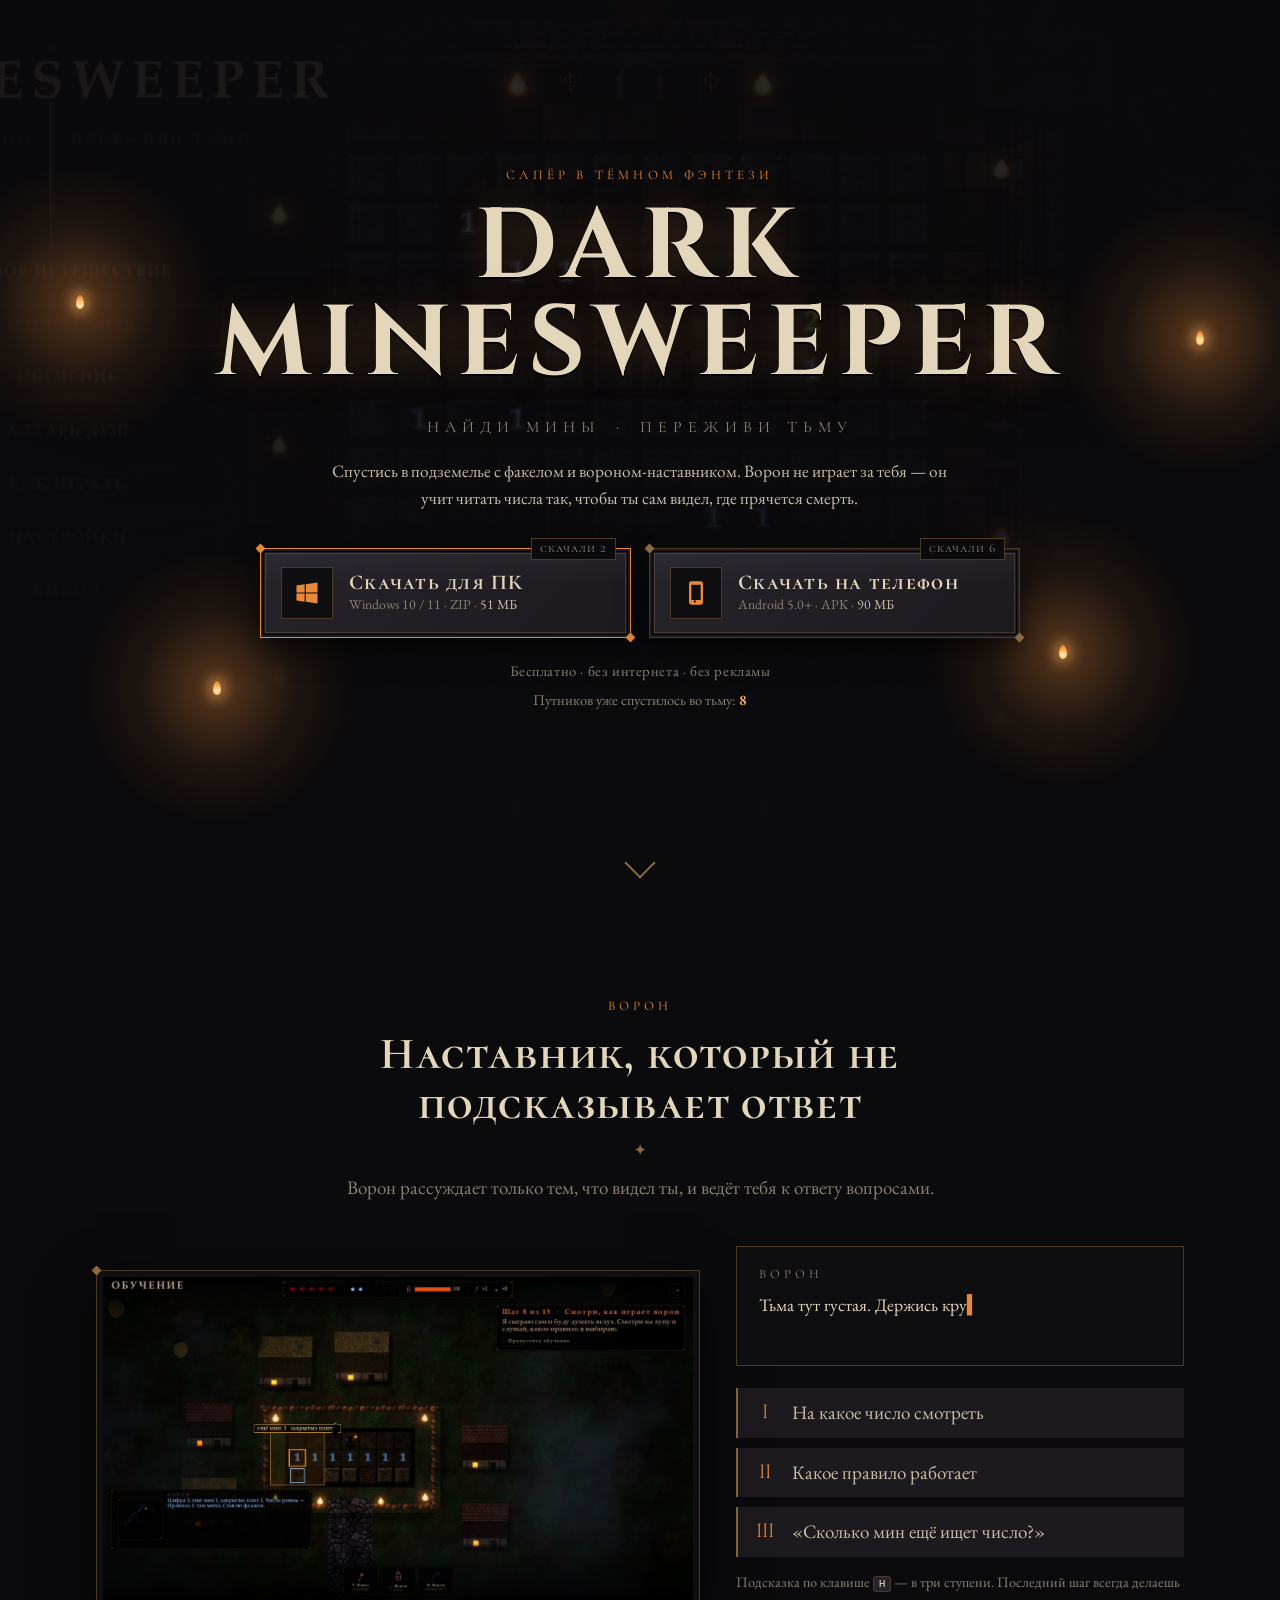
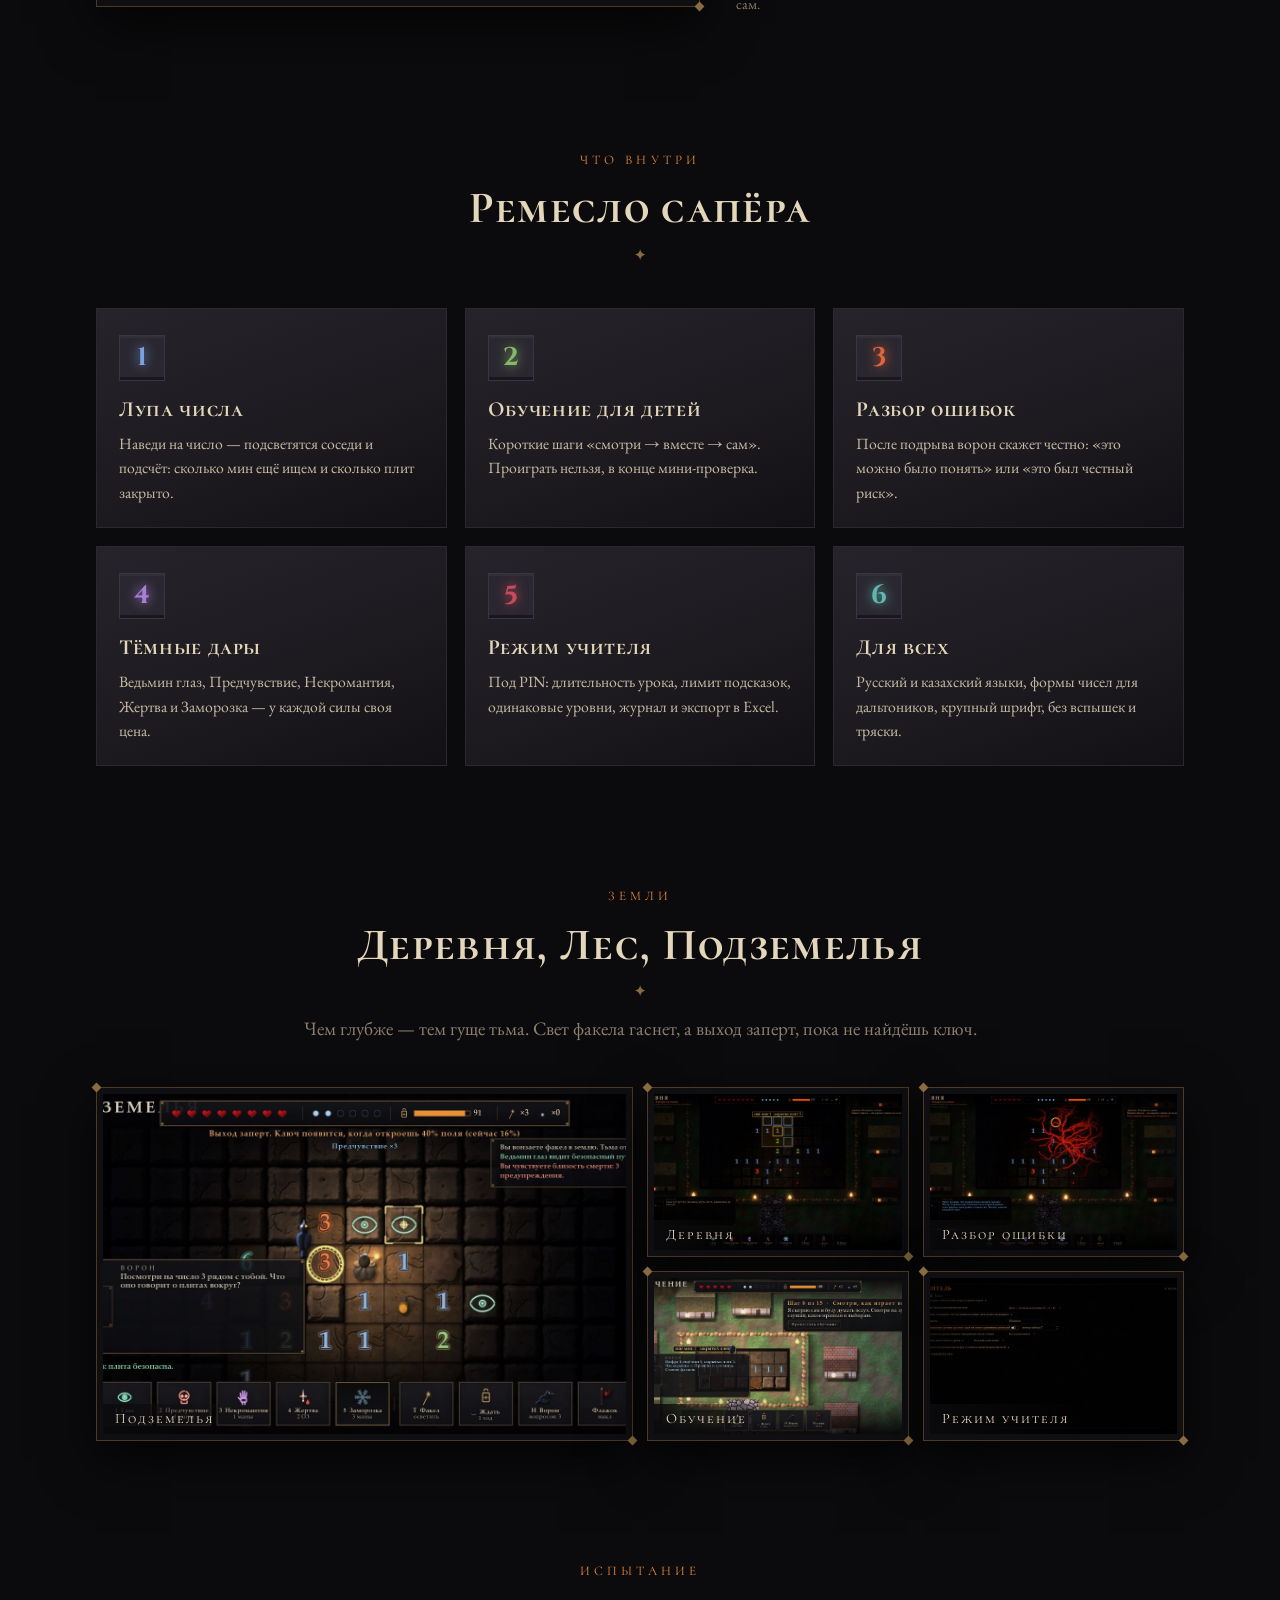
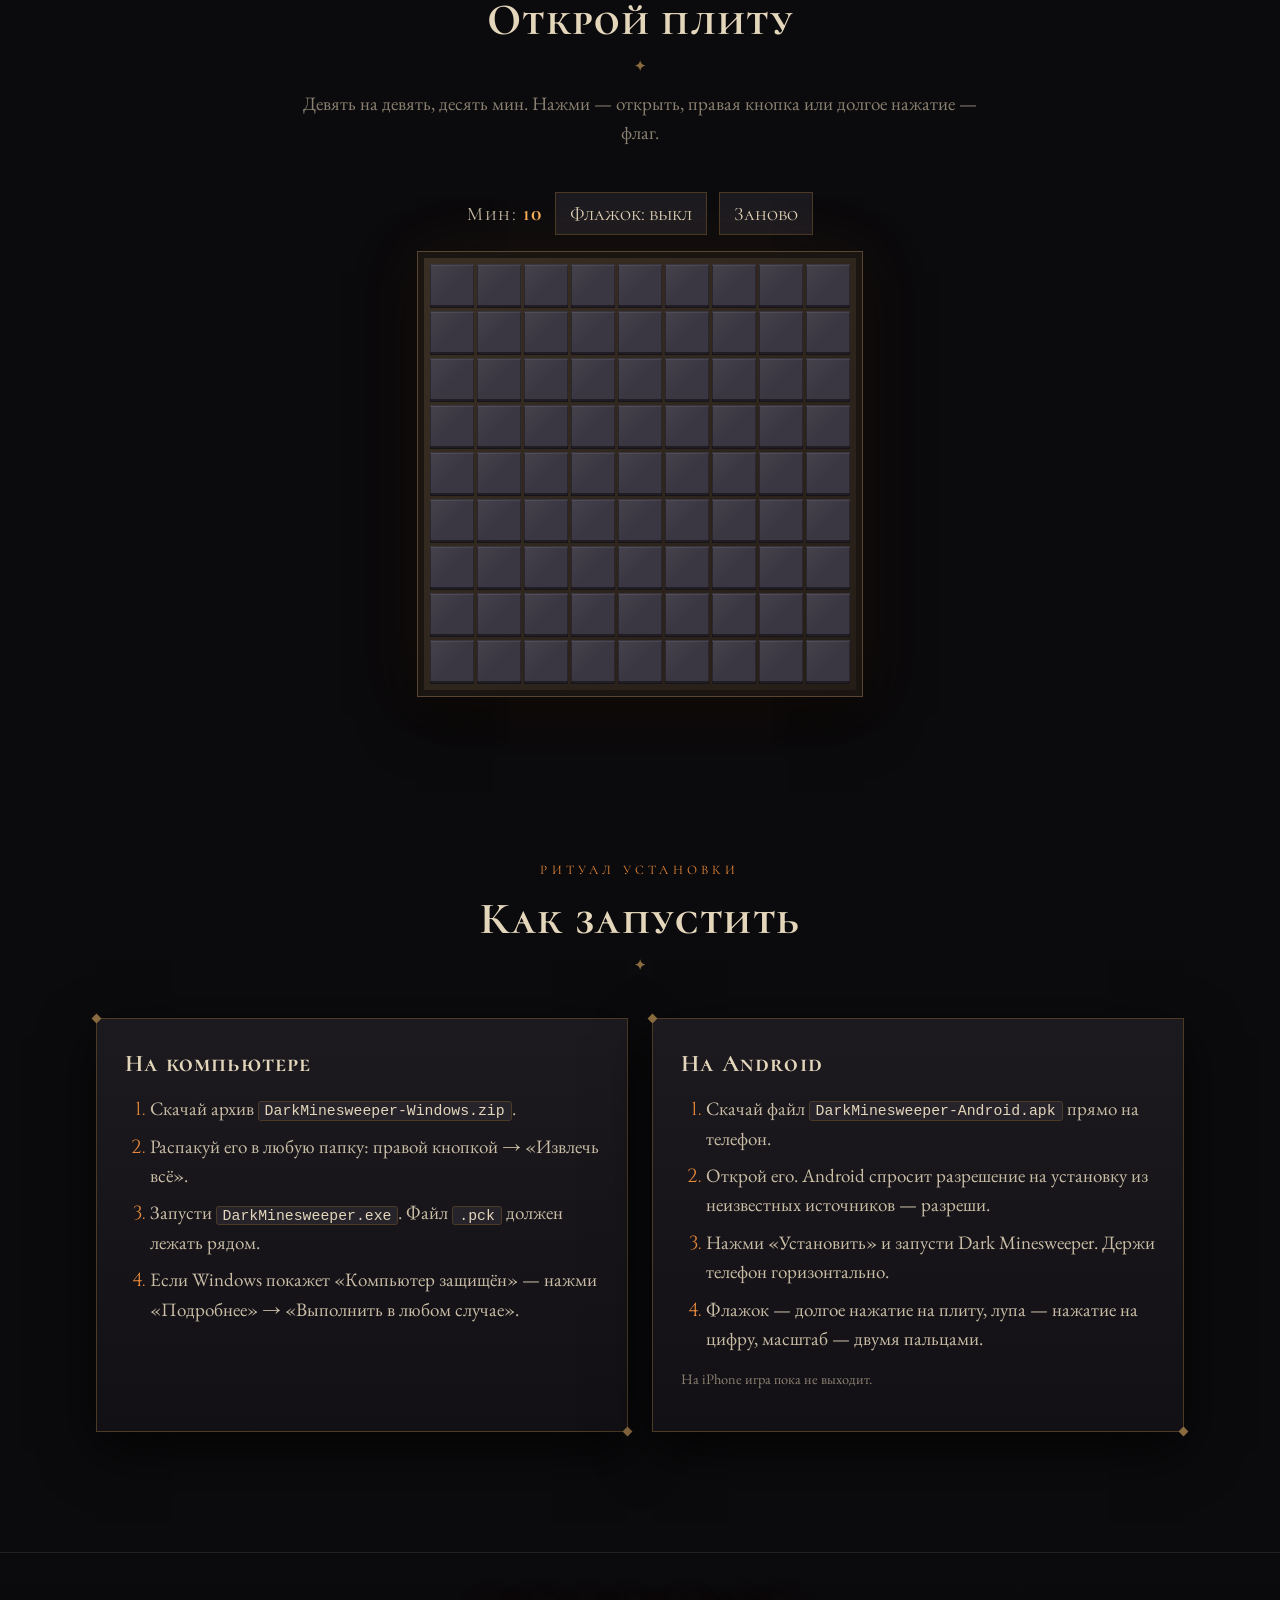
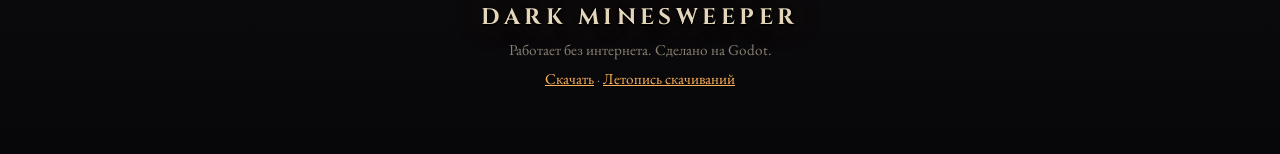
<file: index.html>
<!doctype html>
<html lang="ru">
<head>
<meta charset="utf-8">
<meta name="viewport" content="width=device-width,initial-scale=1">
<title>Dark Minesweeper — скачать игру</title>
<meta name="description" content="Dark Minesweeper — сапёр в тёмном фэнтези, где ворон учит рассуждать по числам. Скачать для Windows и Android.">
<meta property="og:title" content="Dark Minesweeper">
<meta property="og:description" content="Найди мины · Переживи тьму. Скачать для ПК и телефона.">
<meta property="og:image" content="img/title.jpg">
<meta name="theme-color" content="#0b0a0c">
<link rel="icon" href="data:image/svg+xml,%3Csvg xmlns='http://www.w3.org/2000/svg' viewBox='0 0 32 32'%3E%3Crect width='32' height='32' rx='4' fill='%231c1a1f'/%3E%3Ctext x='16' y='23' font-family='serif' font-size='20' text-anchor='middle' fill='%23e8893a'%3E%E2%9C%A6%3C/text%3E%3C/svg%3E">
<link rel="preconnect" href="https://fonts.googleapis.com">
<link rel="preconnect" href="https://fonts.gstatic.com" crossorigin>
<link href="https://fonts.googleapis.com/css2?family=Cinzel:wght@500;700&family=Cormorant+SC:wght@500;700&family=EB+Garamond:ital,wght@0,400;0,600;1,400&display=swap" rel="stylesheet">
<link rel="stylesheet" href="style.css">
</head>
<body>

<header class="hero">
  <div class="hero-bg" aria-hidden="true"></div>
  <span class="torch t1" aria-hidden="true"></span>
  <span class="torch t2" aria-hidden="true"></span>
  <span class="torch t3" aria-hidden="true"></span>
  <span class="torch t4" aria-hidden="true"></span>
  <div class="embers" aria-hidden="true"></div>

  <div class="hero-inner">
    <p class="eyebrow">Сапёр в тёмном фэнтези</p>
    <h1 class="logo">Dark<br>Minesweeper</h1>
    <p class="tagline">Найди мины <span>·</span> Переживи тьму</p>
    <p class="lead">Спустись в подземелье с факелом и вороном-наставником. Ворон не играет за тебя — он учит читать числа так, чтобы ты сам видел, где прячется смерть.</p>

    <div class="downloads" id="download">
      <a class="plate" data-platform="pc" href="#" rel="nofollow">
        <span class="plate-icon" aria-hidden="true">
          <svg viewBox="0 0 24 24"><path d="M3 5.5 10 4.5v7H3zM11 4.4 21 3v8.5H11zM3 12.5h7v7l-7-1zM11 12.5h10V21l-10-1.4z"/></svg>
        </span>
        <span class="plate-text">
          <span class="plate-title">Скачать для ПК</span>
          <span class="plate-meta">Windows 10 / 11 · ZIP · <b data-size="pc"></b></span>
        </span>
        <span class="plate-count" data-count="pc" title="Сколько раз скачали"></span>
      </a>
      <a class="plate" data-platform="android" href="#" rel="nofollow">
        <span class="plate-icon" aria-hidden="true">
          <svg viewBox="0 0 24 24"><path fill-rule="evenodd" d="M8 2h8a2 2 0 0 1 2 2v16a2 2 0 0 1-2 2H8a2 2 0 0 1-2-2V4a2 2 0 0 1 2-2zm0 3v13h8V5zm4 14.2a1 1 0 1 0 0 .01z"/></svg>
        </span>
        <span class="plate-text">
          <span class="plate-title">Скачать на телефон</span>
          <span class="plate-meta">Android 5.0+ · APK · <b data-size="android"></b></span>
        </span>
        <span class="plate-count" data-count="android" title="Сколько раз скачали"></span>
      </a>
    </div>
    <p class="note" id="platform-note">Бесплатно · без интернета · без рекламы</p>
    <p class="total" id="total-line" hidden>Путников уже спустилось во тьму: <b id="total-count">0</b></p>
  </div>
  <a class="scroll-cue" href="#raven" aria-label="Листать вниз"></a>
</header>

<main>

  <section class="section" id="raven">
    <div class="section-head">
      <p class="eyebrow">Ворон</p>
      <h2>Наставник, который не подсказывает ответ</h2>
      <p class="sub">Ворон рассуждает только тем, что видел ты, и ведёт тебя к ответу вопросами.</p>
    </div>
    <div class="raven-grid">
      <figure class="frame shot" data-full="img/raven.jpg">
        <img src="img/raven.jpg" alt="Обучение: ворон играет сам и думает вслух" loading="lazy">
      </figure>
      <div class="raven-dialog">
        <div class="dialog-box">
          <p class="speaker">Ворон</p>
          <p class="line" id="raven-line">Тьма тут густая. Держись круга света, и доживём до выхода.</p>
        </div>
        <ul class="rungs">
          <li><span>I</span>На какое число смотреть</li>
          <li><span>II</span>Какое правило работает</li>
          <li><span>III</span>«Сколько мин ещё ищет число?»</li>
        </ul>
        <p class="small">Подсказка по клавише <kbd>H</kbd> — в три ступени. Последний шаг всегда делаешь сам.</p>
      </div>
    </div>
  </section>

  <section class="section">
    <div class="section-head">
      <p class="eyebrow">Что внутри</p>
      <h2>Ремесло сапёра</h2>
    </div>
    <div class="features">
      <article class="feat"><span class="rune n1">1</span><h3>Лупа числа</h3><p>Наведи на число — подсветятся соседи и подсчёт: сколько мин ещё ищем и сколько плит закрыто.</p></article>
      <article class="feat"><span class="rune n2">2</span><h3>Обучение для детей</h3><p>Короткие шаги «смотри → вместе → сам». Проиграть нельзя, в конце мини-проверка.</p></article>
      <article class="feat"><span class="rune n3">3</span><h3>Разбор ошибок</h3><p>После подрыва ворон скажет честно: «это можно было понять» или «это был честный риск».</p></article>
      <article class="feat"><span class="rune n4">4</span><h3>Тёмные дары</h3><p>Ведьмин глаз, Предчувствие, Некромантия, Жертва и Заморозка — у каждой силы своя цена.</p></article>
      <article class="feat"><span class="rune n5">5</span><h3>Режим учителя</h3><p>Под PIN: длительность урока, лимит подсказок, одинаковые уровни, журнал и экспорт в Excel.</p></article>
      <article class="feat"><span class="rune n6">6</span><h3>Для всех</h3><p>Русский и казахский языки, формы чисел для дальтоников, крупный шрифт, без вспышек и тряски.</p></article>
    </div>
  </section>

  <section class="section">
    <div class="section-head">
      <p class="eyebrow">Земли</p>
      <h2>Деревня, Лес, Подземелья</h2>
      <p class="sub">Чем глубже — тем гуще тьма. Свет факела гаснет, а выход заперт, пока не найдёшь ключ.</p>
    </div>
    <div class="gallery">
      <figure class="frame shot wide" data-full="img/dungeon.jpg"><img src="img/dungeon.jpg" alt="Подземелья: ведьмин глаз и ворон" loading="lazy"><figcaption>Подземелья</figcaption></figure>
      <figure class="frame shot" data-full="img/village.jpg"><img src="img/village.jpg" alt="Деревня: лупа числа" loading="lazy"><figcaption>Деревня</figcaption></figure>
      <figure class="frame shot" data-full="img/mistake.jpg"><img src="img/mistake.jpg" alt="Разбор ошибки" loading="lazy"><figcaption>Разбор ошибки</figcaption></figure>
      <figure class="frame shot" data-full="img/tutorial.jpg"><img src="img/tutorial.jpg" alt="Обучение" loading="lazy"><figcaption>Обучение</figcaption></figure>
      <figure class="frame shot" data-full="img/teacher.jpg"><img src="img/teacher.jpg" alt="Режим учителя" loading="lazy"><figcaption>Режим учителя</figcaption></figure>
    </div>
  </section>

  <section class="section trial">
    <div class="section-head">
      <p class="eyebrow">Испытание</p>
      <h2>Открой плиту</h2>
      <p class="sub">Девять на девять, десять мин. Нажми — открыть, правая кнопка или долгое нажатие — флаг.</p>
    </div>
    <div class="board-wrap">
      <div class="board-hud">
        <span>Мин: <b id="mines-left">10</b></span>
        <button type="button" id="flag-mode" class="hud-btn" aria-pressed="false">Флажок: выкл</button>
        <button type="button" id="restart" class="hud-btn">Заново</button>
      </div>
      <div class="board" id="board" role="grid" aria-label="Мини-сапёр"></div>
      <p class="board-msg" id="board-msg">&nbsp;</p>
    </div>
  </section>

  <section class="section" id="install">
    <div class="section-head">
      <p class="eyebrow">Ритуал установки</p>
      <h2>Как запустить</h2>
    </div>
    <div class="install">
      <div class="frame scroll">
        <h3>На компьютере</h3>
        <ol>
          <li>Скачай архив <code data-file="pc"></code>.</li>
          <li>Распакуй его в любую папку: правой кнопкой → «Извлечь всё».</li>
          <li>Запусти <code>DarkMinesweeper.exe</code>. Файл <code>.pck</code> должен лежать рядом.</li>
          <li>Если Windows покажет «Компьютер защищён» — нажми «Подробнее» → «Выполнить в любом случае».</li>
        </ol>
      </div>
      <div class="frame scroll">
        <h3>На Android</h3>
        <ol>
          <li>Скачай файл <code data-file="android"></code> прямо на телефон.</li>
          <li>Открой его. Android спросит разрешение на установку из неизвестных источников — разреши.</li>
          <li>Нажми «Установить» и запусти Dark Minesweeper. Держи телефон горизонтально.</li>
          <li>Флажок — долгое нажатие на плиту, лупа — нажатие на цифру, масштаб — двумя пальцами.</li>
        </ol>
        <p class="small">На iPhone игра пока не выходит.</p>
      </div>
    </div>
  </section>

</main>

<footer class="footer">
  <p class="logo small-logo">Dark Minesweeper</p>
  <p>Работает без интернета. Сделано на Godot.</p>
  <p><a href="#download">Скачать</a> · <a href="stats.html">Летопись скачиваний</a></p>
</footer>

<div class="lightbox" id="lightbox" hidden>
  <button type="button" class="lb-close" aria-label="Закрыть">×</button>
  <img alt="">
</div>

<script src="config.js"></script>
<script src="counts.js"></script>
<script src="app.js"></script>
</body>
</html>
</file>
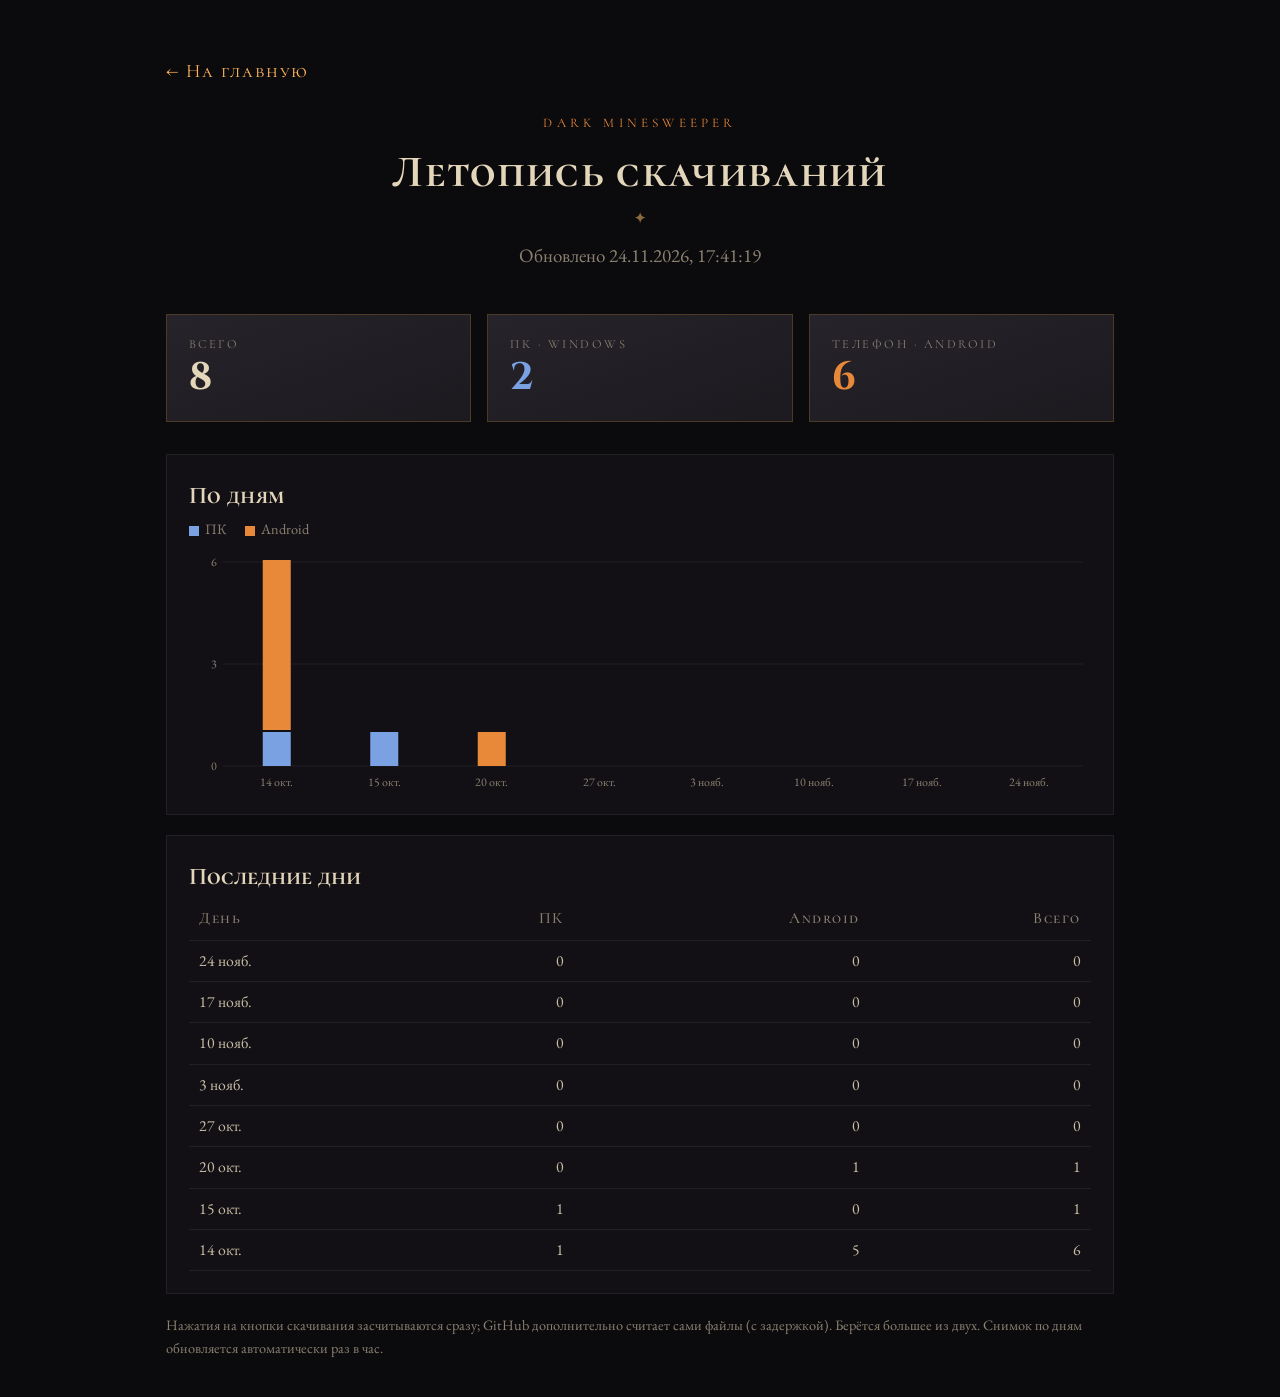
<file: stats.html>
<!doctype html>
<html lang="ru">
<head>
<meta charset="utf-8">
<meta name="viewport" content="width=device-width,initial-scale=1">
<title>Летопись скачиваний — Dark Minesweeper</title>
<meta name="robots" content="noindex">
<meta name="theme-color" content="#0b0a0c">
<link rel="preconnect" href="https://fonts.googleapis.com">
<link rel="preconnect" href="https://fonts.gstatic.com" crossorigin>
<link href="https://fonts.googleapis.com/css2?family=Cinzel:wght@500;700&family=Cormorant+SC:wght@500;700&family=EB+Garamond:ital,wght@0,400;0,600;1,400&display=swap" rel="stylesheet">
<link rel="stylesheet" href="style.css">
<style>
  .stats { max-width: 980px; margin: 0 auto; padding: 56px 16px 24px; }
  .back { font-family: var(--heading); letter-spacing: .1em; text-decoration: none; }
  .tiles { display: grid; grid-template-columns: repeat(3, minmax(0, 1fr)); gap: 16px; margin: 32px 0; }
  .tile { padding: 20px 22px; background: linear-gradient(160deg, var(--stone-2), var(--stone)); border: 1px solid var(--bronze-dim); }
  .tile .k { font-family: var(--heading); letter-spacing: .2em; text-transform: uppercase; font-size: .78rem; color: var(--muted); }
  .tile .v { font-family: var(--display); font-weight: 700; font-size: 2.4rem; color: var(--parchment); line-height: 1.2; }
  .tile .d { font-size: .9rem; color: var(--muted); }
  .tile .d b { color: var(--n2); font-weight: 600; }
  .panel { padding: 22px; background: var(--bg-2); border: 1px solid #221f25; margin-bottom: 20px; }
  .panel h2 { font-family: var(--heading); color: var(--parchment); font-size: 1.5rem; margin: 0 0 4px; }
  .legend { display: flex; gap: 18px; font-size: .9rem; color: var(--muted); margin-bottom: 12px; }
  .legend i { display: inline-block; width: 10px; height: 10px; margin-right: 6px; vertical-align: middle; }
  .chart { width: 100%; height: 240px; display: block; }
  .chart text { fill: var(--muted); font: 12px var(--body); }
  table { width: 100%; border-collapse: collapse; font-size: .98rem; }
  th, td { text-align: right; padding: 8px 10px; border-bottom: 1px solid #221f25; font-variant-numeric: tabular-nums; }
  th:first-child, td:first-child { text-align: left; }
  th { font-family: var(--heading); letter-spacing: .1em; color: var(--muted); font-weight: 500; }
  .empty { color: var(--muted); font-style: italic; }
  .tip { position: fixed; pointer-events: none; background: #0f0e11; border: 1px solid var(--bronze-dim); padding: 6px 10px; font-size: .9rem; color: var(--parchment); z-index: 10; }
  @media (max-width: 640px) { .tiles { grid-template-columns: 1fr; } }
</style>
</head>
<body>
<main class="stats">
  <a class="back" href="index.html">← На главную</a>
  <div class="section-head" style="margin-top:28px">
    <p class="eyebrow">Dark Minesweeper</p>
    <h2>Летопись скачиваний</h2>
    <p class="sub" id="updated">Загружаю…</p>
  </div>

  <div class="tiles">
    <div class="tile"><div class="k">Всего</div><div class="v" id="t-all">—</div><div class="d" id="d-all"></div></div>
    <div class="tile"><div class="k">ПК · Windows</div><div class="v" id="t-pc" style="color:var(--n1)">—</div><div class="d" id="d-pc"></div></div>
    <div class="tile"><div class="k">Телефон · Android</div><div class="v" id="t-android" style="color:var(--ember)">—</div><div class="d" id="d-android"></div></div>
  </div>

  <section class="panel">
    <h2>По дням</h2>
    <div class="legend"><span><i style="background:var(--n1)"></i>ПК</span><span><i style="background:var(--ember)"></i>Android</span></div>
    <svg class="chart" id="chart" role="img" aria-label="Скачивания по дням"></svg>
  </section>

  <section class="panel">
    <h2>Последние дни</h2>
    <table>
      <thead><tr><th>День</th><th>ПК</th><th>Android</th><th>Всего</th></tr></thead>
      <tbody id="rows"><tr><td colspan="4" class="empty">Пока нет данных</td></tr></tbody>
    </table>
  </section>
  <p class="small">Нажатия на кнопки скачивания засчитываются сразу; GitHub дополнительно считает сами файлы (с задержкой). Берётся большее из двух. Снимок по дням обновляется автоматически раз в час.</p>
</main>
<div class="tip" id="tip" hidden></div>

<script src="config.js"></script>
<script src="counts.js"></script>
<script>
(function () {
  var SITE = window.SITE;
  var fmt = function (n) { return (n || 0).toLocaleString("ru-RU"); };
  var $ = function (id) { return document.getElementById(id); };

  function dayKey(iso) { return iso.slice(0, 10); }
  function dayLabel(k) {
    var d = new Date(k + "T12:00:00Z");
    return d.toLocaleDateString("ru-RU", { day: "numeric", month: "short" });
  }

  // история: снимки накопительных счётчиков → прирост по дням
  function daily(history) {
    var last = {};
    history.forEach(function (s) { last[dayKey(s.t)] = s; });
    var keys = Object.keys(last).sort(), out = [], prev = { pc: 0, android: 0 };
    keys.forEach(function (k, i) {
      var s = last[k];
      out.push({ day: k, pc: Math.max(0, s.pc - prev.pc), android: Math.max(0, s.android - prev.android) });
      prev = s;
    });
    return out;
  }

  function drawChart(days) {
    var svg = $("chart"), tip = $("tip");
    var w = svg.clientWidth || 900, h = 240, pad = { l: 34, r: 8, t: 10, b: 26 };
    svg.setAttribute("viewBox", "0 0 " + w + " " + h);
    days = days.slice(-30);
    if (!days.length) { svg.innerHTML = '<text x="' + w / 2 + '" y="' + h / 2 + '" text-anchor="middle">Данные появятся после первых скачиваний</text>'; return; }
    var max = Math.max.apply(null, days.map(function (d) { return d.pc + d.android; }).concat(1));
    var step = Math.pow(10, Math.floor(Math.log10(max)));
    var top = Math.ceil(max / step) * step;
    var iw = w - pad.l - pad.r, ih = h - pad.t - pad.b;
    var bw = Math.min(28, iw / days.length * 0.7), gap = iw / days.length;
    var y = function (v) { return pad.t + ih - v / top * ih; };
    var g = "";
    [0, top / 2, top].forEach(function (v) {
      g += '<line x1="' + pad.l + '" x2="' + (w - pad.r) + '" y1="' + y(v) + '" y2="' + y(v) + '" stroke="#221f25"/>';
      g += '<text x="' + (pad.l - 6) + '" y="' + (y(v) + 4) + '" text-anchor="end">' + fmt(Math.round(v)) + '</text>';
    });
    days.forEach(function (d, i) {
      var x = pad.l + gap * i + (gap - bw) / 2;
      var hp = d.pc / top * ih, ha = d.android / top * ih;
      g += '<g data-i="' + i + '">';
      g += '<rect x="' + x + '" y="' + (pad.t + ih - hp) + '" width="' + bw + '" height="' + hp + '" fill="var(--n1)"/>';
      g += '<rect x="' + x + '" y="' + (pad.t + ih - hp - ha - (ha && hp ? 2 : 0)) + '" width="' + bw + '" height="' + ha + '" fill="var(--ember)"/>';
      g += '<rect x="' + (pad.l + gap * i) + '" y="' + pad.t + '" width="' + gap + '" height="' + ih + '" fill="transparent"/>';
      g += '</g>';
      var every = Math.ceil(days.length / 8);
      if (i % every === 0 || i === days.length - 1)
        g += '<text x="' + (x + bw / 2) + '" y="' + (h - 6) + '" text-anchor="middle">' + dayLabel(d.day) + '</text>';
    });
    svg.innerHTML = g;
    svg.onmousemove = function (e) {
      var grp = e.target.closest("g[data-i]");
      if (!grp) { tip.hidden = true; return; }
      var d = days[+grp.dataset.i];
      tip.innerHTML = dayLabel(d.day) + ": ПК " + fmt(d.pc) + " · Android " + fmt(d.android);
      tip.style.left = (e.clientX + 12) + "px";
      tip.style.top = (e.clientY - 34) + "px";
      tip.hidden = false;
    };
    svg.onmouseleave = function () { tip.hidden = true; };
  }

  function render(current, history, updated) {
    $("t-all").textContent = fmt(current.pc + current.android);
    $("t-pc").textContent = fmt(current.pc);
    $("t-android").textContent = fmt(current.android);
    $("updated").textContent = updated ? "Обновлено " + new Date(updated).toLocaleString("ru-RU") : "";
    var days = daily(history);
    var today = days.length && days[days.length - 1].day === new Date().toISOString().slice(0, 10) ? days[days.length - 1] : null;
    if (today) {
      $("d-all").innerHTML = "сегодня <b>+" + fmt(today.pc + today.android) + "</b>";
      $("d-pc").innerHTML = "сегодня <b>+" + fmt(today.pc) + "</b>";
      $("d-android").innerHTML = "сегодня <b>+" + fmt(today.android) + "</b>";
    }
    var rows = days.slice(-14).reverse().map(function (d) {
      return "<tr><td>" + dayLabel(d.day) + "</td><td>" + fmt(d.pc) + "</td><td>" + fmt(d.android) + "</td><td>" + fmt(d.pc + d.android) + "</td></tr>";
    }).join("");
    if (rows) $("rows").innerHTML = rows;
    drawChart(days);
    window.onresize = function () { drawChart(days); };
  }

  fetch("stats.json", { cache: "no-store" })
    .then(function (r) { return r.ok ? r.json() : { history: [] }; })
    .catch(function () { return { history: [] }; })
    .then(function (s) {
      var history = s.history || [];
      var current = s.current || { pc: 0, android: 0 };
      render(current, history, s.updated);
      // живые цифры — свежее, чем часовой снимок
      DMCounts.merged().then(function (c) {
        if (!c) return;
        c.pc = Math.max(c.pc, current.pc || 0);
        c.android = Math.max(c.android, current.android || 0);
        var now = new Date().toISOString();
        render(c, history.concat([{ t: now, pc: c.pc, android: c.android }]), now);
      });
    });
})();
</script>
</body>
</html>
</file>
<file: style.css>
:root {
  --bg: #0b0a0c;
  --bg-2: #121014;
  --stone: #1c1a1f;
  --stone-2: #26232a;
  --stone-hi: #34303a;
  --bronze: #8a6a3f;
  --bronze-dim: #4a3a26;
  --parchment: #e3d6bb;
  --text: #c9bda6;
  --muted: #8b8172;
  --ember: #e8893a;
  --ember-hi: #ffb35c;
  --blood: #b8322b;
  --n1: #7aa2e3;
  --n2: #86b86a;
  --n3: #e0643c;
  --n4: #a77fd6;
  --n5: #c94a5a;
  --n6: #5fb8b0;
  --display: "Cinzel", "Cormorant SC", Georgia, serif;
  --heading: "Cormorant SC", "EB Garamond", Georgia, serif;
  --body: "EB Garamond", Georgia, "Times New Roman", serif;
  color-scheme: dark;
}

* { box-sizing: border-box; }
html { scroll-behavior: smooth; }
body {
  margin: 0;
  background: var(--bg);
  color: var(--text);
  font-family: var(--body);
  font-size: 19px;
  line-height: 1.55;
  -webkit-font-smoothing: antialiased;
  overflow-x: hidden;
}
img { max-width: 100%; display: block; }
a { color: var(--ember-hi); }
code, kbd {
  font-family: ui-monospace, Consolas, monospace;
  font-size: .78em;
  background: var(--stone-2);
  border: 1px solid var(--bronze-dim);
  padding: .05em .4em;
  border-radius: 3px;
  color: var(--parchment);
  word-break: break-all;
}

/* ---------- hero ---------- */
.hero {
  position: relative;
  min-height: 100vh;
  min-height: 100svh;
  display: grid;
  place-items: center;
  padding: 72px 16px 96px;
  isolation: isolate;
  overflow: hidden;
}
.hero-bg {
  position: absolute; inset: 0; z-index: -2;
  background:
    radial-gradient(ellipse 60% 55% at 50% 45%, rgba(11,10,12,.5), rgba(11,10,12,.88) 80%),
    linear-gradient(180deg, rgba(11,10,12,.3), var(--bg) 96%),
    url("img/title.jpg") center 40% / cover no-repeat;
  filter: saturate(.85);
  animation: breathe 14s ease-in-out infinite alternate;
}
@keyframes breathe { from { transform: scale(1.04); } to { transform: scale(1.1); } }

.torch {
  position: absolute; z-index: -1;
  width: 280px; height: 280px; border-radius: 50%;
  background: radial-gradient(circle, rgba(232,137,58,.35), rgba(232,137,58,.08) 40%, transparent 70%);
  animation: flicker 2.6s infinite;
  pointer-events: none;
}
.torch::after {
  content: ""; position: absolute; left: 50%; top: 50%;
  width: 8px; height: 14px; margin: -7px 0 0 -4px;
  border-radius: 50% 50% 45% 45% / 65% 65% 35% 35%;
  background: radial-gradient(circle at 50% 70%, #fff3c4, var(--ember-hi) 45%, var(--ember) 80%);
  box-shadow: 0 0 14px 4px rgba(255,179,92,.6);
}
.t1 { left: -60px; top: 18%; }
.t2 { right: -60px; top: 22%; animation-delay: -.9s; }
.t3 { left: 6%; bottom: 8%; animation-delay: -1.7s; }
.t4 { right: 6%; bottom: 12%; animation-delay: -.4s; }
@keyframes flicker {
  0%, 100% { opacity: .85; transform: scale(1); }
  20% { opacity: 1; transform: scale(1.04); }
  40% { opacity: .7; transform: scale(.97); }
  60% { opacity: .95; transform: scale(1.02); }
  80% { opacity: .78; }
}

.embers { position: absolute; inset: 0; z-index: -1; pointer-events: none; }
.embers i {
  position: absolute; bottom: -10px;
  width: 3px; height: 3px; border-radius: 50%;
  background: var(--ember-hi);
  box-shadow: 0 0 6px 2px rgba(255,140,60,.55);
  animation: rise linear infinite;
  opacity: 0;
}
@keyframes rise {
  0% { transform: translate(0, 0); opacity: 0; }
  10% { opacity: .9; }
  100% { transform: translate(var(--dx, 30px), -100vh); opacity: 0; }
}

.hero-inner { max-width: 860px; text-align: center; }
.eyebrow {
  font-family: var(--heading);
  letter-spacing: .32em;
  text-transform: uppercase;
  font-size: .82rem;
  color: var(--ember);
  margin: 0 0 14px;
}
.logo {
  font-family: var(--display);
  font-weight: 700;
  font-size: clamp(2.6rem, 9vw, 6.2rem);
  line-height: .98;
  letter-spacing: .08em;
  text-transform: uppercase;
  margin: 0;
  color: var(--parchment);
  text-shadow: 0 2px 0 #000, 0 0 40px rgba(232,137,58,.25), 0 0 2px rgba(0,0,0,.9);
}
.tagline {
  font-family: var(--heading);
  letter-spacing: .38em;
  text-transform: uppercase;
  color: var(--muted);
  font-size: clamp(.78rem, 2.4vw, 1rem);
  margin: 22px 0 18px;
}
.tagline span { color: var(--ember); padding: 0 .3em; }
.lead { max-width: 620px; margin: 0 auto 36px; color: var(--text); font-size: 1.08rem; }

/* ---------- download plates ---------- */
.downloads {
  display: grid;
  grid-template-columns: repeat(2, minmax(0, 1fr));
  gap: 18px;
  max-width: 760px;
  margin: 0 auto;
}
.plate {
  position: relative;
  display: flex; align-items: center; gap: 16px;
  padding: 18px 20px;
  text-align: left;
  text-decoration: none;
  color: var(--parchment);
  background:
    linear-gradient(180deg, rgba(255,255,255,.04), transparent 40%),
    linear-gradient(135deg, var(--stone-2), var(--stone));
  border: 1px solid var(--bronze-dim);
  outline: 1px solid rgba(0,0,0,.8);
  outline-offset: -4px;
  box-shadow: inset 0 0 0 4px var(--stone), inset 0 0 0 5px rgba(138,106,63,.35), 0 10px 30px rgba(0,0,0,.6);
  transition: transform .2s, border-color .2s, box-shadow .25s;
}
.plate::before, .plate::after,
.frame::before, .frame::after {
  content: ""; position: absolute;
  width: 7px; height: 7px;
  background: var(--bronze);
  transform: rotate(45deg);
}
.plate::before, .frame::before { left: -4px; top: -4px; }
.plate::after, .frame::after { right: -4px; bottom: -4px; }
.plate:hover, .plate:focus-visible {
  transform: translateY(-2px);
  border-color: var(--ember);
  box-shadow: inset 0 0 0 4px var(--stone), inset 0 0 0 5px rgba(232,137,58,.5), 0 0 40px rgba(232,137,58,.22), 0 14px 34px rgba(0,0,0,.7);
}
.plate.suggested { border-color: var(--ember); }
.plate.suggested::before, .plate.suggested::after { background: var(--ember); }
.plate-icon {
  flex: none;
  width: 52px; height: 52px;
  display: grid; place-items: center;
  background: #0f0e11;
  border: 1px solid var(--bronze-dim);
  color: var(--ember);
}
.plate-icon svg { width: 28px; height: 28px; fill: currentColor; }
.plate-text { display: flex; flex-direction: column; min-width: 0; flex: 1; }
.plate-title {
  font-family: var(--heading);
  font-weight: 700;
  font-size: 1.32rem;
  letter-spacing: .06em;
  line-height: 1.15;
}
.plate-meta { font-size: .86rem; color: var(--muted); }
.plate-meta b { font-weight: 400; color: var(--text); }
.plate-count {
  position: absolute; top: -11px; right: 14px;
  font-family: var(--heading);
  font-size: .8rem;
  letter-spacing: .08em;
  background: var(--bg);
  border: 1px solid var(--bronze-dim);
  padding: 0 8px;
  color: var(--muted);
}
.plate-count:empty { display: none; }
.plate.loading { pointer-events: none; opacity: .7; }

.note { margin: 22px 0 0; font-size: .92rem; color: var(--muted); letter-spacing: .04em; }
.note.warn { color: var(--ember-hi); }
.total { margin: 6px 0 0; font-size: .92rem; color: var(--muted); }
.total b { color: var(--ember-hi); font-weight: 600; }

.scroll-cue {
  position: absolute; left: 50%; bottom: 26px;
  width: 22px; height: 22px; margin-left: -11px;
  border-right: 2px solid var(--bronze); border-bottom: 2px solid var(--bronze);
  transform: rotate(45deg);
  animation: bob 2.2s ease-in-out infinite;
}
@keyframes bob { 50% { transform: translateY(8px) rotate(45deg); } }

/* ---------- sections ---------- */
.section { max-width: 1120px; margin: 0 auto; padding: 96px 16px 24px; }
.section-head { text-align: center; max-width: 680px; margin: 0 auto 44px; }
.section-head h2 {
  font-family: var(--heading);
  font-weight: 700;
  font-size: clamp(1.9rem, 5vw, 2.8rem);
  line-height: 1.1;
  color: var(--parchment);
  margin: 0;
  letter-spacing: .03em;
}
.section-head h2::after {
  content: "✦";
  display: block;
  font-size: .9rem;
  color: var(--bronze);
  margin-top: 14px;
  letter-spacing: 0;
}
.sub { color: var(--muted); margin: 14px 0 0; }
.small { font-size: .9rem; color: var(--muted); }

.frame {
  position: relative;
  margin: 0;
  background: #0f0e11;
  border: 1px solid var(--bronze-dim);
  padding: 6px;
  box-shadow: 0 18px 50px rgba(0,0,0,.65);
}
.shot { cursor: zoom-in; overflow: visible; }
.shot img { width: 100%; height: 100%; object-fit: cover; transition: filter .3s; filter: brightness(.92); }
.shot:hover img { filter: brightness(1.08); }
.shot figcaption {
  position: absolute; left: 6px; bottom: 6px;
  padding: 4px 12px;
  font-family: var(--heading);
  letter-spacing: .14em;
  font-size: .9rem;
  color: var(--parchment);
  background: linear-gradient(90deg, rgba(11,10,12,.92), rgba(11,10,12,0));
}

/* raven */
.raven-grid { display: grid; grid-template-columns: 1.35fr 1fr; gap: 36px; align-items: center; }
.dialog-box {
  position: relative;
  background: rgba(15,14,17,.92);
  border: 1px solid var(--bronze-dim);
  padding: 18px 22px;
  min-height: 120px;
}
.speaker {
  margin: 0 0 6px;
  font-family: var(--heading);
  letter-spacing: .3em;
  font-size: .8rem;
  color: var(--muted);
  text-transform: uppercase;
}
.line { margin: 0; color: var(--parchment); font-size: 1.1rem; min-height: 3.2em; }
.line .caret { display: inline-block; width: .5em; animation: blink 1s steps(1) infinite; color: var(--ember); }
@keyframes blink { 50% { opacity: 0; } }
.rungs { list-style: none; padding: 0; margin: 22px 0 14px; display: grid; gap: 10px; }
.rungs li {
  display: flex; align-items: center; gap: 14px;
  padding: 10px 14px;
  background: var(--stone);
  border-left: 2px solid var(--bronze);
}
.rungs span {
  font-family: var(--display);
  color: var(--ember);
  width: 26px; text-align: center; flex: none;
}

/* features */
.features { display: grid; grid-template-columns: repeat(3, minmax(0, 1fr)); gap: 18px; }
.feat {
  position: relative;
  padding: 26px 22px 22px;
  background: linear-gradient(160deg, var(--stone-2), var(--stone) 60%, var(--bg-2));
  border: 1px solid #2c2830;
  transition: border-color .25s, transform .25s;
}
.feat:hover { border-color: var(--bronze-dim); transform: translateY(-2px); }
.feat h3 {
  font-family: var(--heading);
  font-size: 1.35rem;
  margin: 12px 0 6px;
  color: var(--parchment);
  letter-spacing: .03em;
}
.feat p { margin: 0; font-size: .98rem; }
.rune {
  display: grid; place-items: center;
  width: 46px; height: 46px;
  font-family: var(--display);
  font-weight: 700;
  font-size: 1.6rem;
  background: #2a2730;
  border: 1px solid #3a3540;
  box-shadow: inset 0 -3px 0 rgba(0,0,0,.4), inset 0 2px 0 rgba(255,255,255,.04);
  text-shadow: 0 0 12px currentColor;
}
.n1 { color: var(--n1); } .n2 { color: var(--n2); } .n3 { color: var(--n3); }
.n4 { color: var(--n4); } .n5 { color: var(--n5); } .n6 { color: var(--n6); }
.n7 { color: #d9cbb0; } .n8 { color: #8b8172; }

/* gallery */
.gallery { display: grid; grid-template-columns: repeat(4, minmax(0, 1fr)); grid-auto-rows: 170px; gap: 14px; }
.gallery .wide { grid-column: span 2; grid-row: span 2; }
.gallery .shot { height: 100%; }

/* mini game */
.board-wrap { display: flex; flex-direction: column; align-items: center; }
.board-hud {
  display: flex; gap: 12px; align-items: center; flex-wrap: wrap; justify-content: center;
  margin-bottom: 16px;
  font-family: var(--heading);
  letter-spacing: .08em;
}
.board-hud b { color: var(--ember-hi); }
.hud-btn {
  font: inherit;
  color: var(--parchment);
  background: var(--stone);
  border: 1px solid var(--bronze-dim);
  padding: 6px 14px;
  cursor: pointer;
}
.hud-btn:hover { border-color: var(--bronze); }
.hud-btn[aria-pressed="true"] { border-color: var(--ember); color: var(--ember-hi); }
.board {
  --size: min(44px, calc((100vw - 64px) / 9));
  display: grid;
  grid-template-columns: repeat(9, var(--size));
  gap: 3px;
  padding: 12px;
  background: linear-gradient(135deg, #3a2f24, #241d17);
  border: 1px solid #5a4630;
  box-shadow: inset 0 0 0 6px #1a1511, 0 0 60px rgba(232,137,58,.08), 0 20px 50px rgba(0,0,0,.7);
  user-select: none;
  -webkit-user-select: none;
  touch-action: manipulation;
}
.cell {
  width: var(--size); height: var(--size);
  display: grid; place-items: center;
  padding: 0;
  font-family: var(--display);
  font-weight: 700;
  font-size: calc(var(--size) * .52);
  border: 0;
  cursor: pointer;
  color: transparent;
  background:
    linear-gradient(135deg, rgba(255,255,255,.06), transparent 50%),
    #3b3742;
  box-shadow: inset 0 -3px 0 rgba(0,0,0,.45), inset 0 2px 0 rgba(255,255,255,.07), inset 0 0 0 1px #2a2630;
  transition: background .15s;
}
.cell:hover:not(.open) { background: linear-gradient(135deg, rgba(255,255,255,.1), transparent 50%), #48434f; }
.cell.open {
  cursor: default;
  background: #1d1a20;
  box-shadow: inset 0 2px 4px rgba(0,0,0,.6);
  text-shadow: 0 0 10px currentColor;
}
.cell.flag::after { content: "⚑"; color: var(--blood); text-shadow: 0 0 8px rgba(184,50,43,.6); font-family: var(--body); }
.cell.mine { background: radial-gradient(circle, #5a1612, #1d1a20 70%); }
.cell.mine::after { content: "✹"; color: var(--ember-hi); font-family: var(--body); }
.cell.boom { background: radial-gradient(circle, #b8322b, #3a0f0c 75%); }
.cell.wrong::after { content: "✕"; color: var(--muted); }
.board-msg { margin: 14px 0 0; min-height: 1.6em; color: var(--parchment); font-family: var(--heading); letter-spacing: .06em; font-size: 1.15rem; text-align: center; }

/* install */
.install { display: grid; grid-template-columns: repeat(2, minmax(0, 1fr)); gap: 24px; }
.scroll { padding: 26px 28px; background: linear-gradient(180deg, var(--stone), var(--bg-2)); }
.scroll h3 { font-family: var(--heading); font-size: 1.5rem; color: var(--parchment); margin: 0 0 12px; letter-spacing: .05em; }
.scroll ol { margin: 0; padding-left: 1.3em; }
.scroll li { margin-bottom: 8px; }
.scroll li::marker { color: var(--ember); font-family: var(--display); }

/* footer */
.footer {
  margin-top: 96px;
  padding: 48px 16px 56px;
  text-align: center;
  border-top: 1px solid #221f25;
  background: linear-gradient(180deg, transparent, #070608);
  color: var(--muted);
  font-size: .95rem;
}
.footer p { margin: 6px 0; }
.small-logo { font-size: 1.4rem; letter-spacing: .2em; margin-bottom: 10px !important; }

/* lightbox */
.lightbox {
  position: fixed; inset: 0; z-index: 50;
  display: grid; place-items: center;
  padding: 16px;
  background: rgba(5,4,6,.94);
  cursor: zoom-out;
}
.lightbox[hidden] { display: none; }
.lightbox img { max-height: 92vh; border: 1px solid var(--bronze-dim); box-shadow: 0 0 80px rgba(0,0,0,.9); }
.lb-close {
  position: absolute; top: 12px; right: 16px;
  font-size: 2.2rem; line-height: 1;
  background: none; border: 0; color: var(--parchment); cursor: pointer;
}

/* ---------- responsive ---------- */
@media (max-width: 900px) {
  .raven-grid { grid-template-columns: 1fr; }
  .features { grid-template-columns: repeat(2, minmax(0, 1fr)); }
  .gallery { grid-template-columns: repeat(2, minmax(0, 1fr)); grid-auto-rows: 140px; }
}
@media (max-width: 640px) {
  body { font-size: 17px; }
  .downloads, .features, .install { grid-template-columns: 1fr; }
  .gallery { grid-template-columns: 1fr; grid-auto-rows: 190px; }
  .gallery .wide { grid-column: auto; grid-row: span 1; }
  .section { padding-top: 72px; }
  .torch { width: 180px; height: 180px; }
  .scroll { padding: 22px 18px; }
  .tagline { letter-spacing: .22em; }
}
@media (prefers-reduced-motion: reduce) {
  *, *::before, *::after { animation: none !important; transition: none !important; }
  .embers { display: none; }
}
</file>
